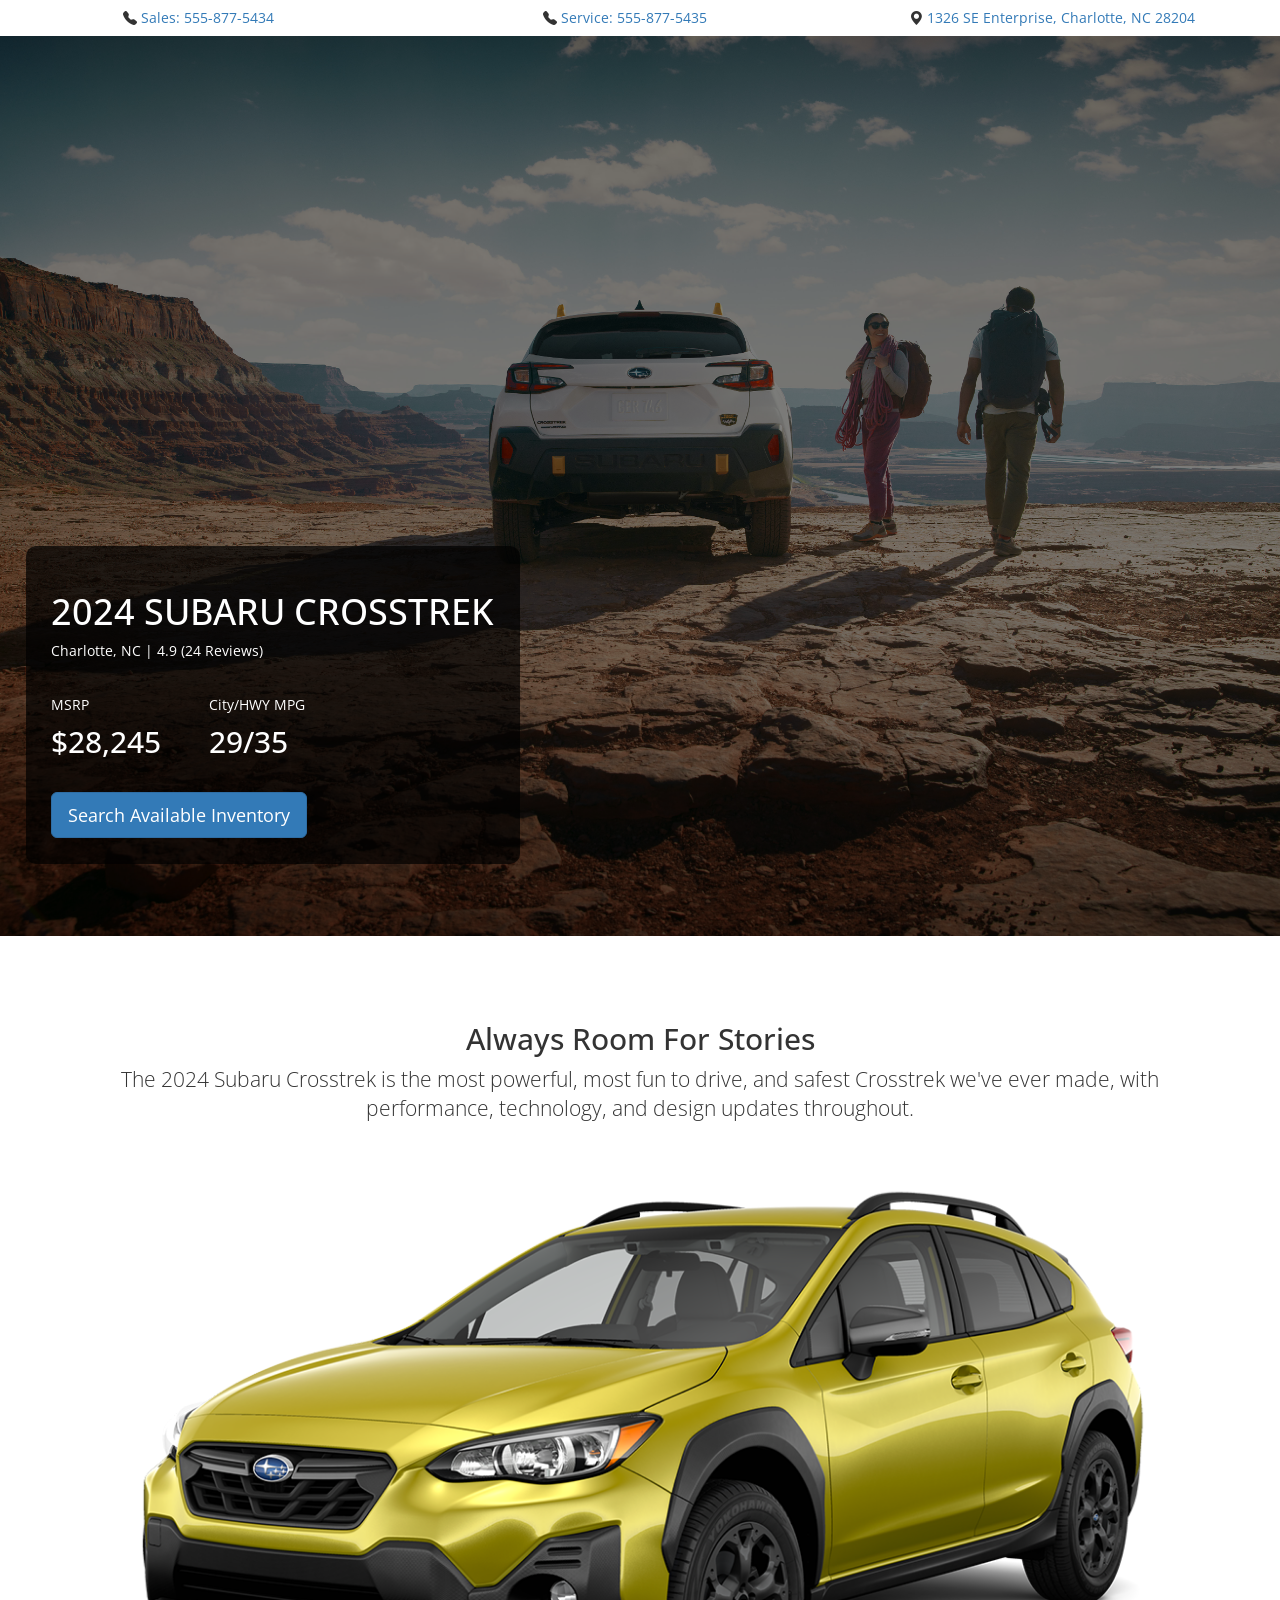
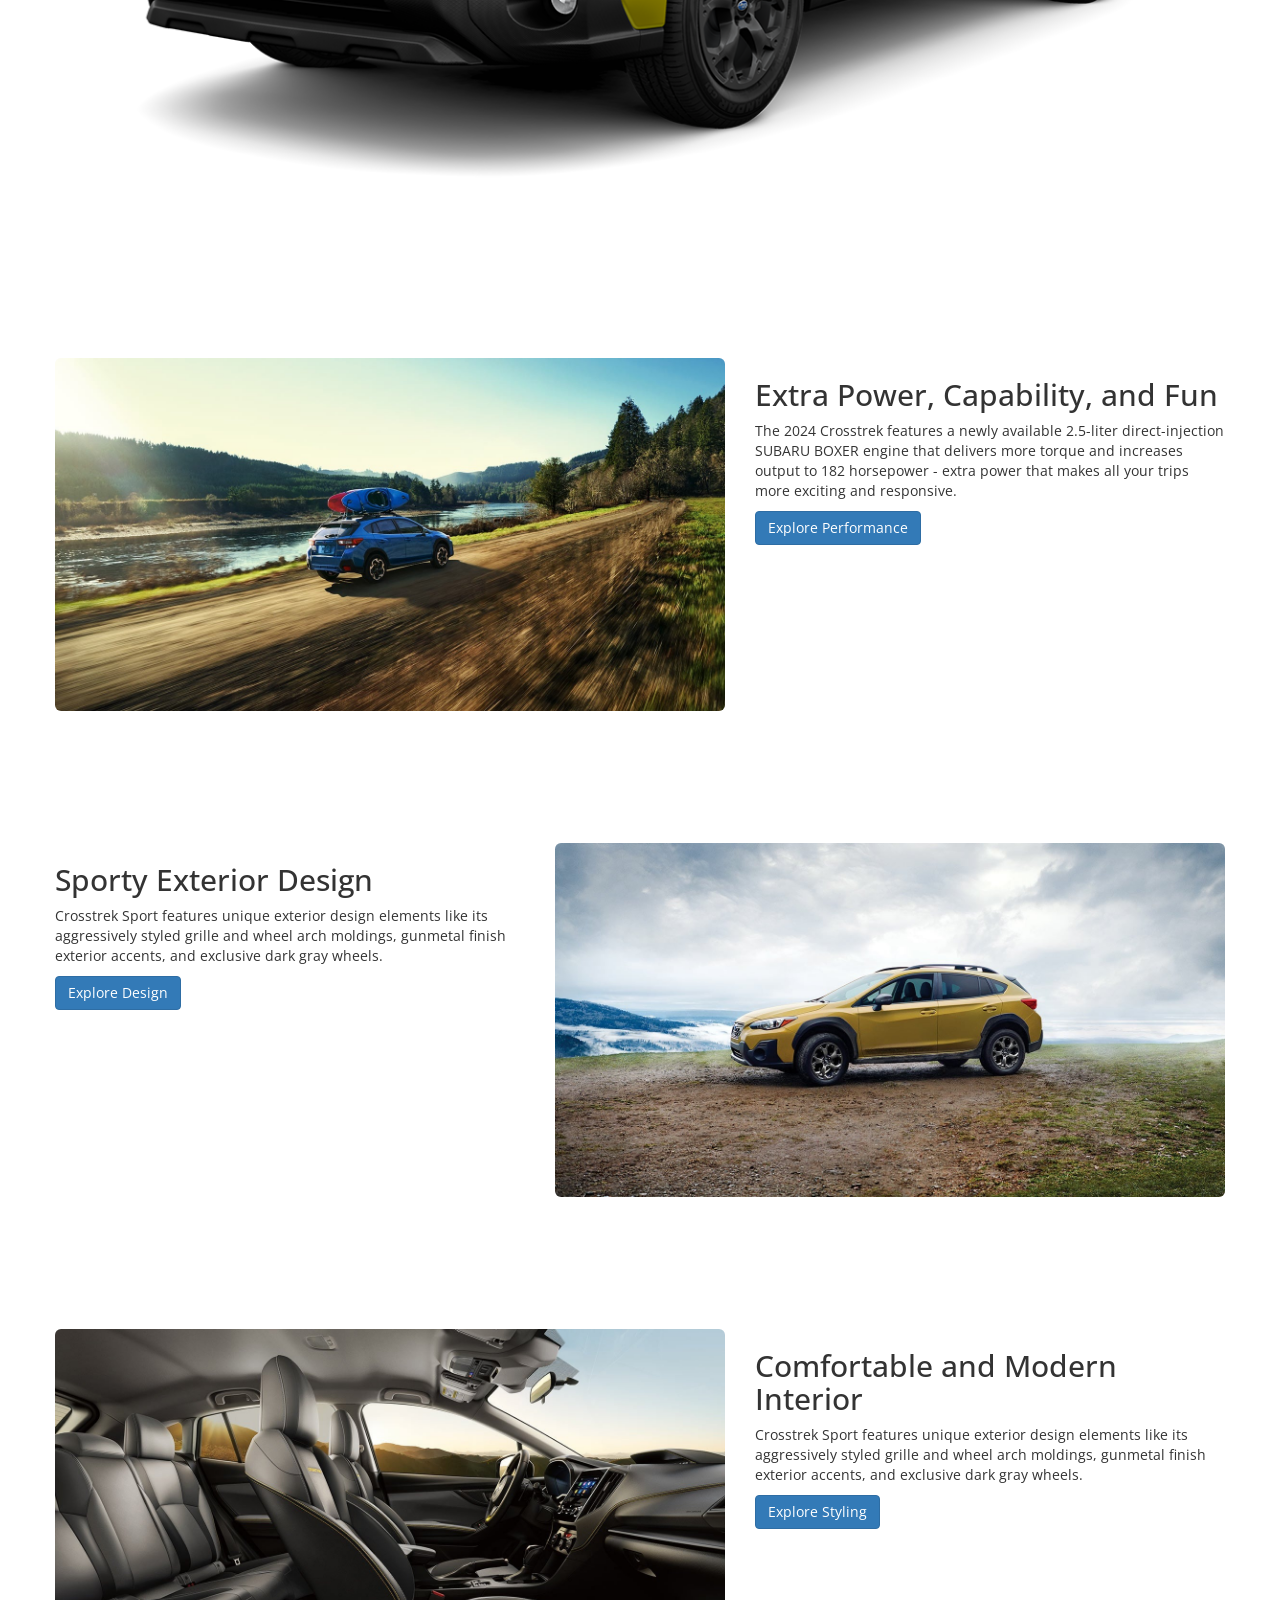
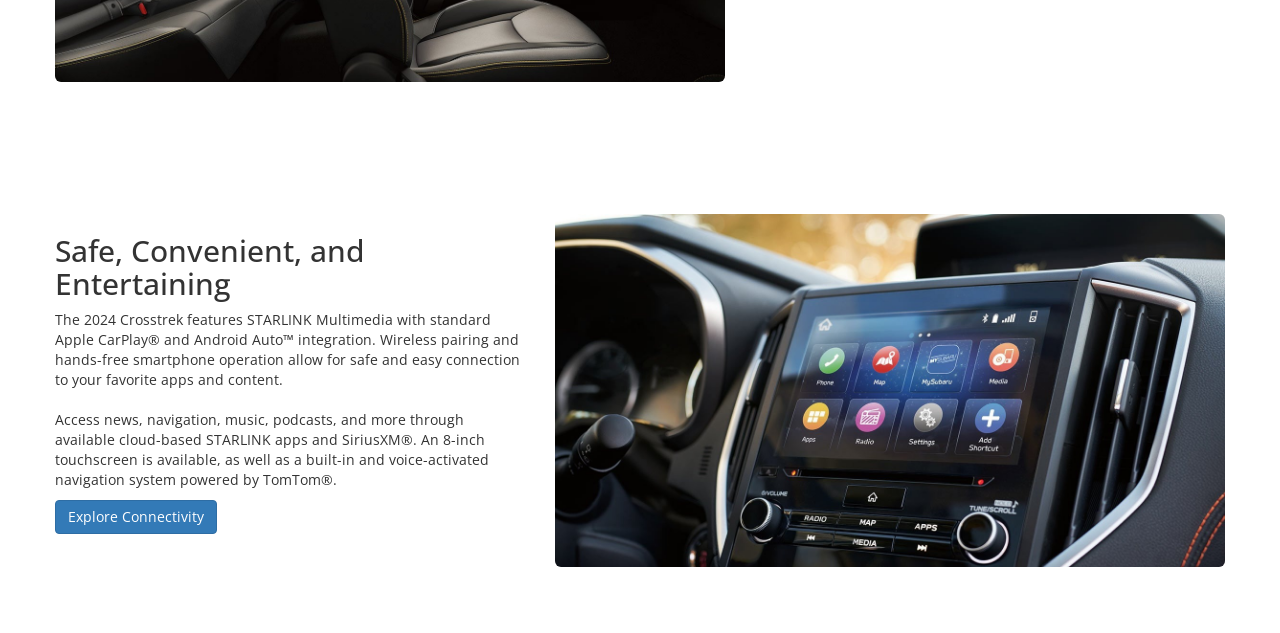
<file: index.html>
<!DOCTYPE html>
<html lang="en">

<head>
    <meta charset="UTF-8">
    <meta name="viewport" content="width=device-width, initial-scale=1.0">
    <title>2024 Subaru Crosstrek</title>

    <!-- Imports -->
    <link rel="stylesheet" href="https://cdn.jsdelivr.net/npm/bootstrap@3.3.7/dist/css/bootstrap.min.css" integrity="sha384-BVYiiSIFeK1dGmJRAkycuHAHRg32OmUcww7on3RYdg4Va+PmSTsz/K68vbdEjh4u" crossorigin="anonymous">
    <link href="https://cdn.jsdelivr.net/npm/bootstrap-icons/font/bootstrap-icons.css" rel="stylesheet">
    <link href="https://fonts.googleapis.com/css2?family=Open+Sans:wght@400;700&display=swap" rel="stylesheet">
    <link rel="stylesheet" href="css/style.css">
</head>

<body>
    <!-- Header Section -->
    <div class="bg-dark text-light text-center">
        <div class="global-container">
            <div class="row">
                <div class="col-sm-4">
                    <i class="bi bi-telephone-fill"></i>
                    <a href="tel:+555-877-5434" class="text-light">Sales: 555-877-5434</a>
                </div>
                <div class="col-sm-4">
                    <i class="bi bi-telephone-fill"></i>
                    <a href="tel:+555-877-5435" class="text-light">Service: 555-877-5435</a>
                </div>
                <div class="col-sm-4">
                    <i class="bi bi-geo-alt-fill"></i>
                    <a href="/hours.aspx" class="text-light" style="text-decoration: none;">
                        1326 SE Enterprise, Charlotte, NC 28204
                    </a>
                </div>
            </div>
        </div>
    </div>

    <!-- Hero Section -->
    <div class="hero">
        <div class="hero-overlay"></div>
        <div class="hero-content text-left">
            <h1 class="text-uppercase">2024 Subaru Crosstrek</h1>
            <p>Charlotte, NC | 4.9 (24 Reviews)</p>
            <div class="row">
                <div class="col-sm-4">
                    <p>MSRP</p>
                    <h2>$28,245</h2>
                </div>
                <div class="col-sm-8">
                    <p>City/HWY MPG</p>
                    <h2>29/35</h2>
                </div>
            </div>
            
            <a href="/searchnew.aspx" class="btn btn-primary btn-lg">Search Available Inventory</a>
        </div>
    </div>
    

    <!-- Main Content -->
    <div class="container text-center">
        <h2>Always Room For Stories</h2>
        <p class="lead">The 2024 Subaru Crosstrek is the most powerful, most fun to drive, and safest Crosstrek we've ever made, with performance, technology, and design updates throughout.</p>
        <img src="images/crosstrek.png" alt="Subaru Crosstrek" class="img-responsive img-rounded center-block">
    </div>

    <!-- Sections -->
    <div class="container">
        <div class="row align-items-center">
            <div class="col-md-7">
                <img src="images/crosstrek2.jpg" class="img-responsive img-rounded">
            </div>
            <div class="col-md-5">
                <h2>Extra Power, Capability, and Fun</h2>
                <p>The 2024 Crosstrek features a newly available 2.5-liter direct-injection SUBARU BOXER engine that delivers more torque and increases output to 182 horsepower - extra power that makes all your trips more exciting and responsive.</p>
                <a href="#" class="btn btn-primary">Explore Performance</a>
            </div>

        </div>
    </div>

    <!-- Add more sections similarly -->
    <div class="container">
        <div class="row reverse-order-sm">
            <div class="col-md-5">
                <h2>Sporty Exterior Design</h2>
                <p>Crosstrek Sport features unique exterior design elements like its aggressively styled grille and wheel arch moldings, gunmetal finish exterior accents, and exclusive dark gray wheels.</p>
                <a href="#" class="btn btn-primary">Explore Design</a>
            </div>
            <div class="col-md-7">
                <img src="images/crosstrek6.jpg" class="img-responsive img-rounded">
            </div>
        </div>
    </div>

    <div class="container">
        <div class="row">
            <div class="col-md-7">
                <img src="images/crosstrek5.jpg" class="img-responsive img-rounded">
            </div>
            <div class="col-md-5">
                <h2>Comfortable and Modern Interior</h2>
                <p>Crosstrek Sport features unique exterior design elements like its aggressively styled grille and wheel arch moldings, gunmetal finish exterior accents, and exclusive dark gray wheels.</p>
                <a href="#" class="btn btn-primary">Explore Styling</a>
            </div>

        </div>
    </div>
    <div class="container">
        <div class="row reverse-order-sm">
            <div class="col-md-5 col-sm-12">
                <h2>Safe, Convenient, and Entertaining</h2>
                <p>The 2024 Crosstrek features STARLINK Multimedia with standard Apple CarPlay® and Android Auto™ integration. Wireless pairing and hands-free smartphone operation allow for safe and easy connection to your favorite apps and content.<br><br>
                    Access news, navigation, music, podcasts, and more through available cloud-based STARLINK apps
                    and SiriusXM®. An 8-inch touchscreen is available, as well as a built-in and voice-activated
                    navigation system powered by TomTom®.</p>
                <a href="#" class="btn btn-primary">Explore Connectivity</a>
            </div>
            <div class="col-md-7">
                <img src="images/crosstrek4.jpg" class="img-responsive img-rounded">
            </div>
        </div>
    </div>


    <!-- JS Import Bootstrap -->
    <script src="https://cdn.jsdelivr.net/npm/bootstrap@3.3.7/dist/js/bootstrap.min.js" integrity="sha384-BVyiiSIFeK1dGmJRAkycuHAHRg32OmUcww7on3RYdg4Va+PmSTsz/K68vbdEjh4u" crossorigin="anonymous"></script>
</body>

</html>
</file>
<file: css/style.css>
* {
    box-sizing: border-box;
}

.container {
    padding: 66px 0px;
}

.global-container {
    padding: 8px 0px;
}

.global-container .row {
    width: 100%;
    padding: 0px;
}


body {
    font-family: 'Open Sans', sans-serif;
}

.hero {
    position: relative;
    height: 100vh;
    /* Full screen height */
    background-image: url('../images/crosstrek1.jpg');
    /* Add your background image */
    background-size: cover;
    background-position: center;
    background-repeat: no-repeat;
}

.hero h2 {
    margin-top: 4px;
}

.hero .row {
    padding: 24px 0px;
}

.hero-overlay {
    position: absolute;
    top: 0;
    left: 0;
    width: 100%;
    height: 100%;
    background-color: rgba(0, 0, 0, 0.5);
    /* Dark overlay */
    z-index: 1;
}

.hero-content {
    position: absolute;
    padding: 24px;
    bottom: 8%;
    /* Space from bottom */
    left:2%;
    /* Space from left */
    z-index: 2;
    color: white;
    /* Text color for readability */
    background: rgba(0, 0, 0, 0.7);
    /* Optional background for better contrast */
    padding: 2%;
    /* Padding for spacing inside the content box */
    border-radius: 10px;
    /* Rounded corners for styling */
}

@media (max-width: 1024px) and (min-width: 768px) {
    .reverse-order-sm {
        display: flex;
        flex-direction: column-reverse;
        /* Content goes below the image */
    }
}

@media (max-width: 768px) {

    body .row {
        padding: 0px 10px;
    }

    .row {
        margin: 0px;
    }

    .col-md-5 {
        padding-bottom: 16px;
    }

    .reverse-order-sm {
        display: flex;
        flex-direction: column-reverse;
        /* Content goes below the image */
    }
    .hero-content {
        bottom: 0%;
        /* Space from bottom */
        left:0%;
        width: 100%;
    }
    .hero .row {
        padding: 24px 0px;
    }
}
</file>
